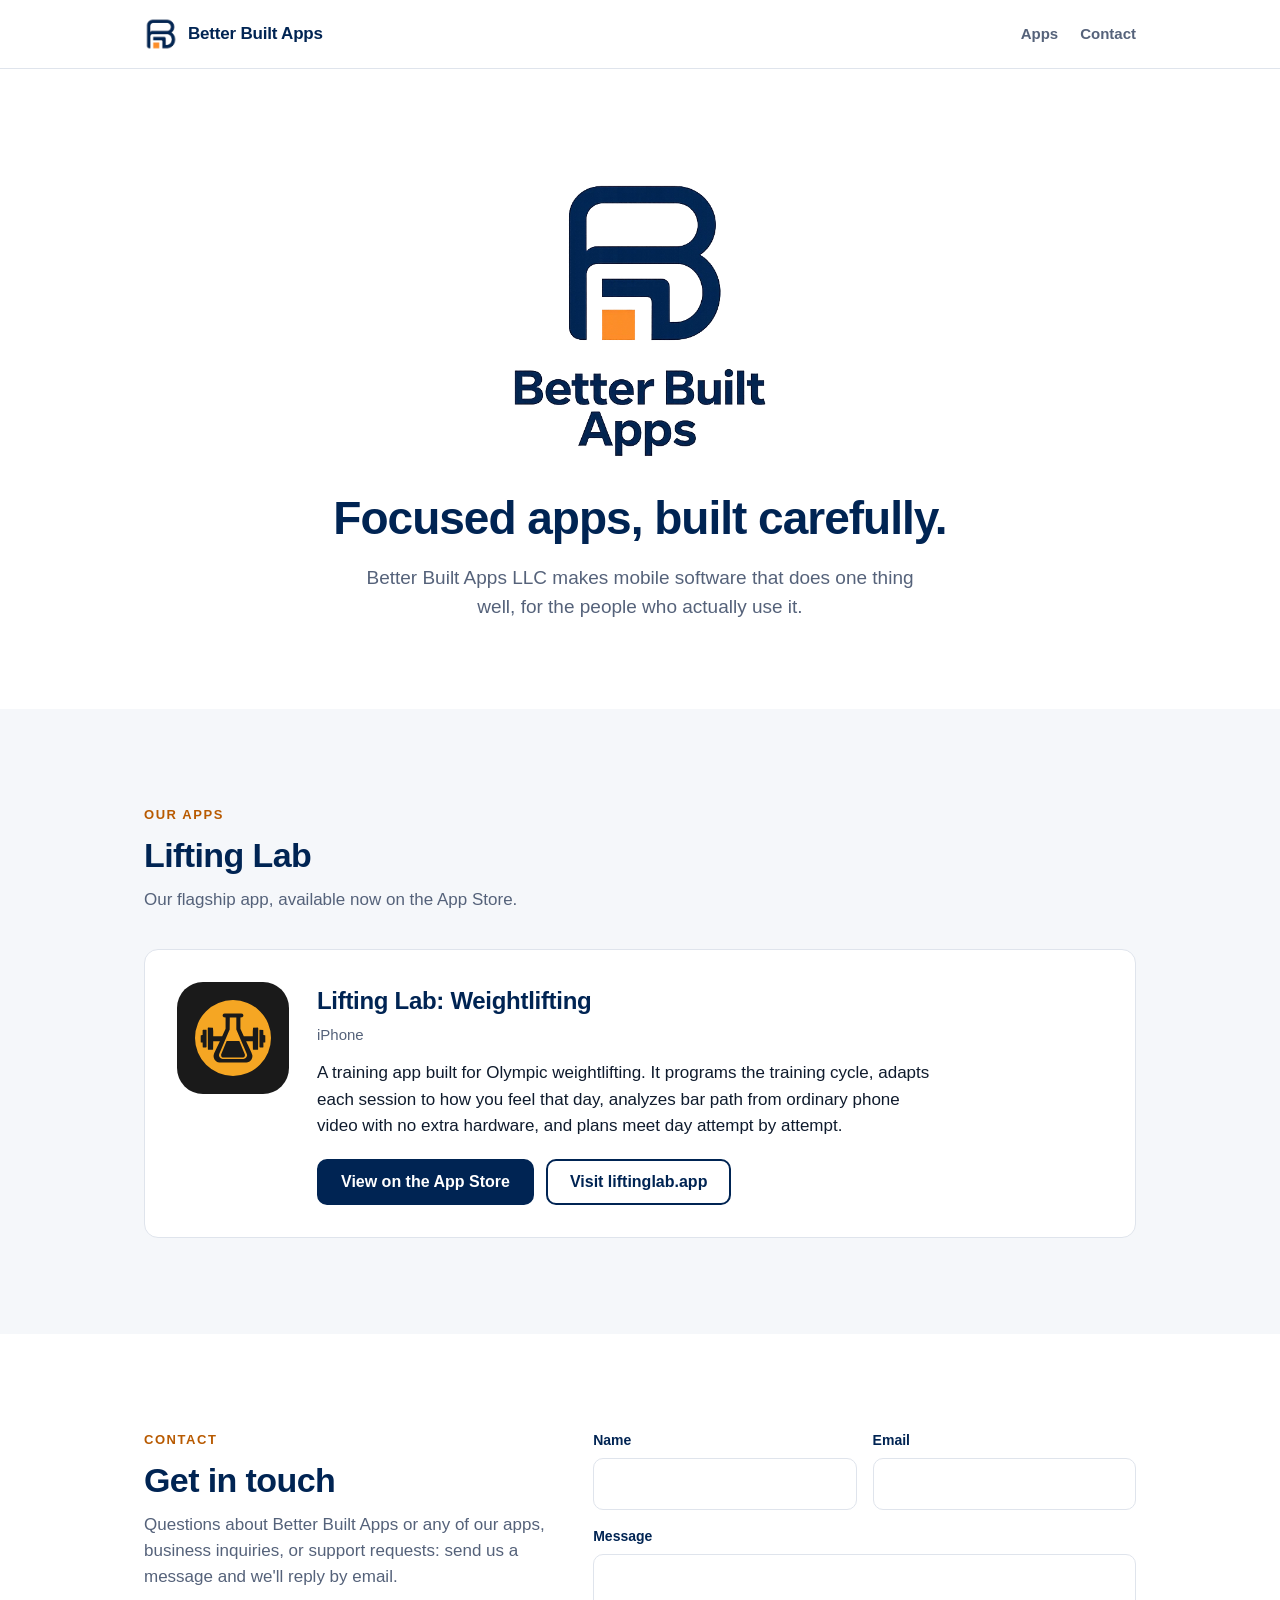
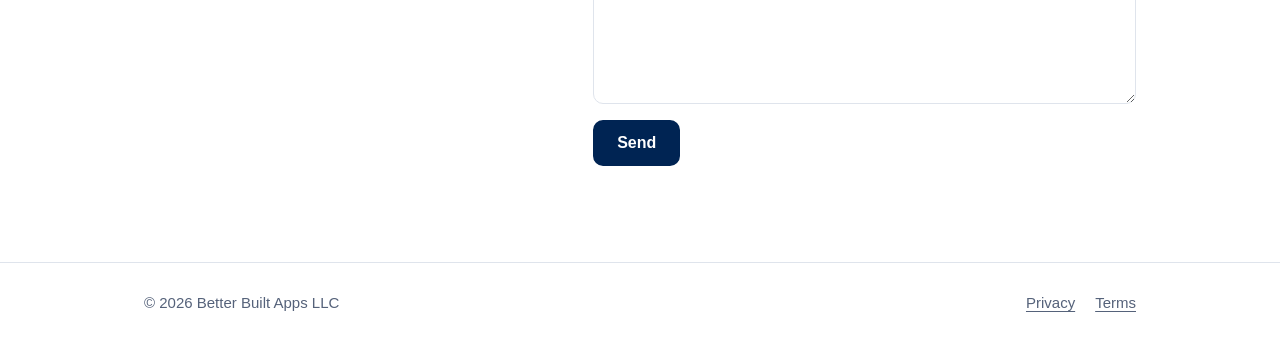
<file: index.html>
<!doctype html>
<html lang="en">
<head>
  <meta charset="utf-8">
  <meta name="viewport" content="width=device-width, initial-scale=1">
  <title>Better Built Apps LLC</title>
  <meta name="description" content="Better Built Apps LLC builds focused, carefully made mobile apps, including Lifting Lab for Olympic weightlifting.">
  <link rel="canonical" href="https://betterbuiltapps.com/">
  <meta property="og:type" content="website">
  <meta property="og:title" content="Better Built Apps LLC">
  <meta property="og:description" content="Focused, carefully made mobile apps.">
  <meta property="og:url" content="https://betterbuiltapps.com/">
  <meta property="og:image" content="https://betterbuiltapps.com/assets/og.png">
  <link rel="icon" type="image/png" sizes="32x32" href="/assets/favicon-32.png">
  <link rel="apple-touch-icon" href="/assets/apple-touch-icon.png">
  <link rel="stylesheet" href="/styles.css">
  <script type="application/ld+json">
  {
    "@context": "https://schema.org",
    "@type": "Organization",
    "name": "Better Built Apps LLC",
    "url": "https://betterbuiltapps.com/",
    "logo": "https://betterbuiltapps.com/assets/icon-512.png"
  }
  </script>
</head>
<body>
  <a class="skip" href="#main">Skip to content</a>

  <header class="site-header">
    <div class="wrap">
      <a class="brand" href="/"><img src="/assets/mark.png" alt="" width="34" height="34"><span>Better Built Apps</span></a>
      <nav class="nav" aria-label="Main">
        <a href="#apps">Apps</a>
        <a href="#contact">Contact</a>
      </nav>
    </div>
  </header>

  <main id="main">
    <section class="hero">
      <div class="wrap">
        <img class="hero-logo" src="/assets/logo.png" alt="Better Built Apps" width="442" height="476">
        <h1>Focused apps, built carefully.</h1>
        <p>Better Built Apps LLC makes mobile software that does one thing well, for the people who actually use it.</p>
      </div>
    </section>

    <section id="apps" class="section section--alt">
      <div class="wrap">
        <p class="eyebrow">Our apps</p>
        <h2>Lifting Lab</h2>
        <p class="section-intro">Our flagship app, available now on the App Store.</p>

        <article class="product">
          <img class="product-icon" src="/assets/lifting-lab-mark.svg" alt="Lifting Lab icon" width="112" height="112">
          <div>
            <h3>Lifting Lab: Weightlifting</h3>
            <p class="platforms">iPhone</p>
            <p class="desc">A training app built for Olympic weightlifting. It programs the training cycle, adapts each session to how you feel that day, analyzes bar path from ordinary phone video with no extra hardware, and plans meet day attempt by attempt.</p>
            <div class="product-links">
              <a class="btn" href="https://apps.apple.com/us/app/lifting-lab-weightlifting/id6804514003">View on the App Store</a>
              <a class="btn btn--ghost" href="https://liftinglab.app/">Visit liftinglab.app</a>
            </div>
          </div>
        </article>
      </div>
    </section>

    <section id="contact" class="section">
      <div class="wrap contact">
        <div>
          <p class="eyebrow">Contact</p>
          <h2>Get in touch</h2>
          <p class="section-intro">Questions about Better Built Apps or any of our apps, business inquiries, or support requests: send us a message and we'll reply by email.</p>
        </div>

        <!-- Posts to Web3Forms, which relays the submission as email to the
             company inbox, so a static Pages site can take messages with no
             backend. contact.js handles the submit. -->
        <form class="contact-form" id="contact-form" action="https://api.web3forms.com/submit" method="POST">
          <!-- Public by design: a Web3Forms access key is a client-side
               identifier that routes to one inbox, not a secret. Rotate it in
               the Web3Forms dashboard if it ever attracts spam. -->
          <input type="hidden" name="access_key" value="a1771927-5456-4b88-ae43-69e702ebb665">
          <input type="hidden" name="subject" value="Better Built Apps site: new message">
          <input type="hidden" name="from_name" value="betterbuiltapps.com">
          <!-- Web3Forms' honeypot. Hidden from people, tab order and autofill;
               a bot that ticks it gets its submission dropped. -->
          <input type="checkbox" name="botcheck" class="honeypot" tabindex="-1" autocomplete="off" aria-hidden="true">

          <div class="field">
            <label for="contact-name">Name</label>
            <input id="contact-name" name="name" type="text" autocomplete="name" required>
          </div>
          <div class="field">
            <label for="contact-email">Email</label>
            <input id="contact-email" name="email" type="email" autocomplete="email" required>
          </div>
          <div class="field field--wide">
            <label for="contact-message">Message</label>
            <textarea id="contact-message" name="message" required></textarea>
          </div>
          <div class="form-actions">
            <button class="btn" type="submit">Send</button>
            <!-- Rendered empty up front: a live region that appears together
                 with its text is announced inconsistently. -->
            <p class="form-status" role="status" aria-live="polite" data-state="idle"></p>
          </div>
        </form>
      </div>
    </section>
  </main>

  <footer class="site-footer">
    <div class="wrap">
      <span>&copy; <span id="year">2026</span> Better Built Apps LLC</span>
      <nav aria-label="Legal">
        <a href="/privacy/">Privacy</a>
        <a href="/terms/">Terms</a>
      </nav>
    </div>
  </footer>

  <script src="/contact.js" defer></script>
</body>
</html>
</file>
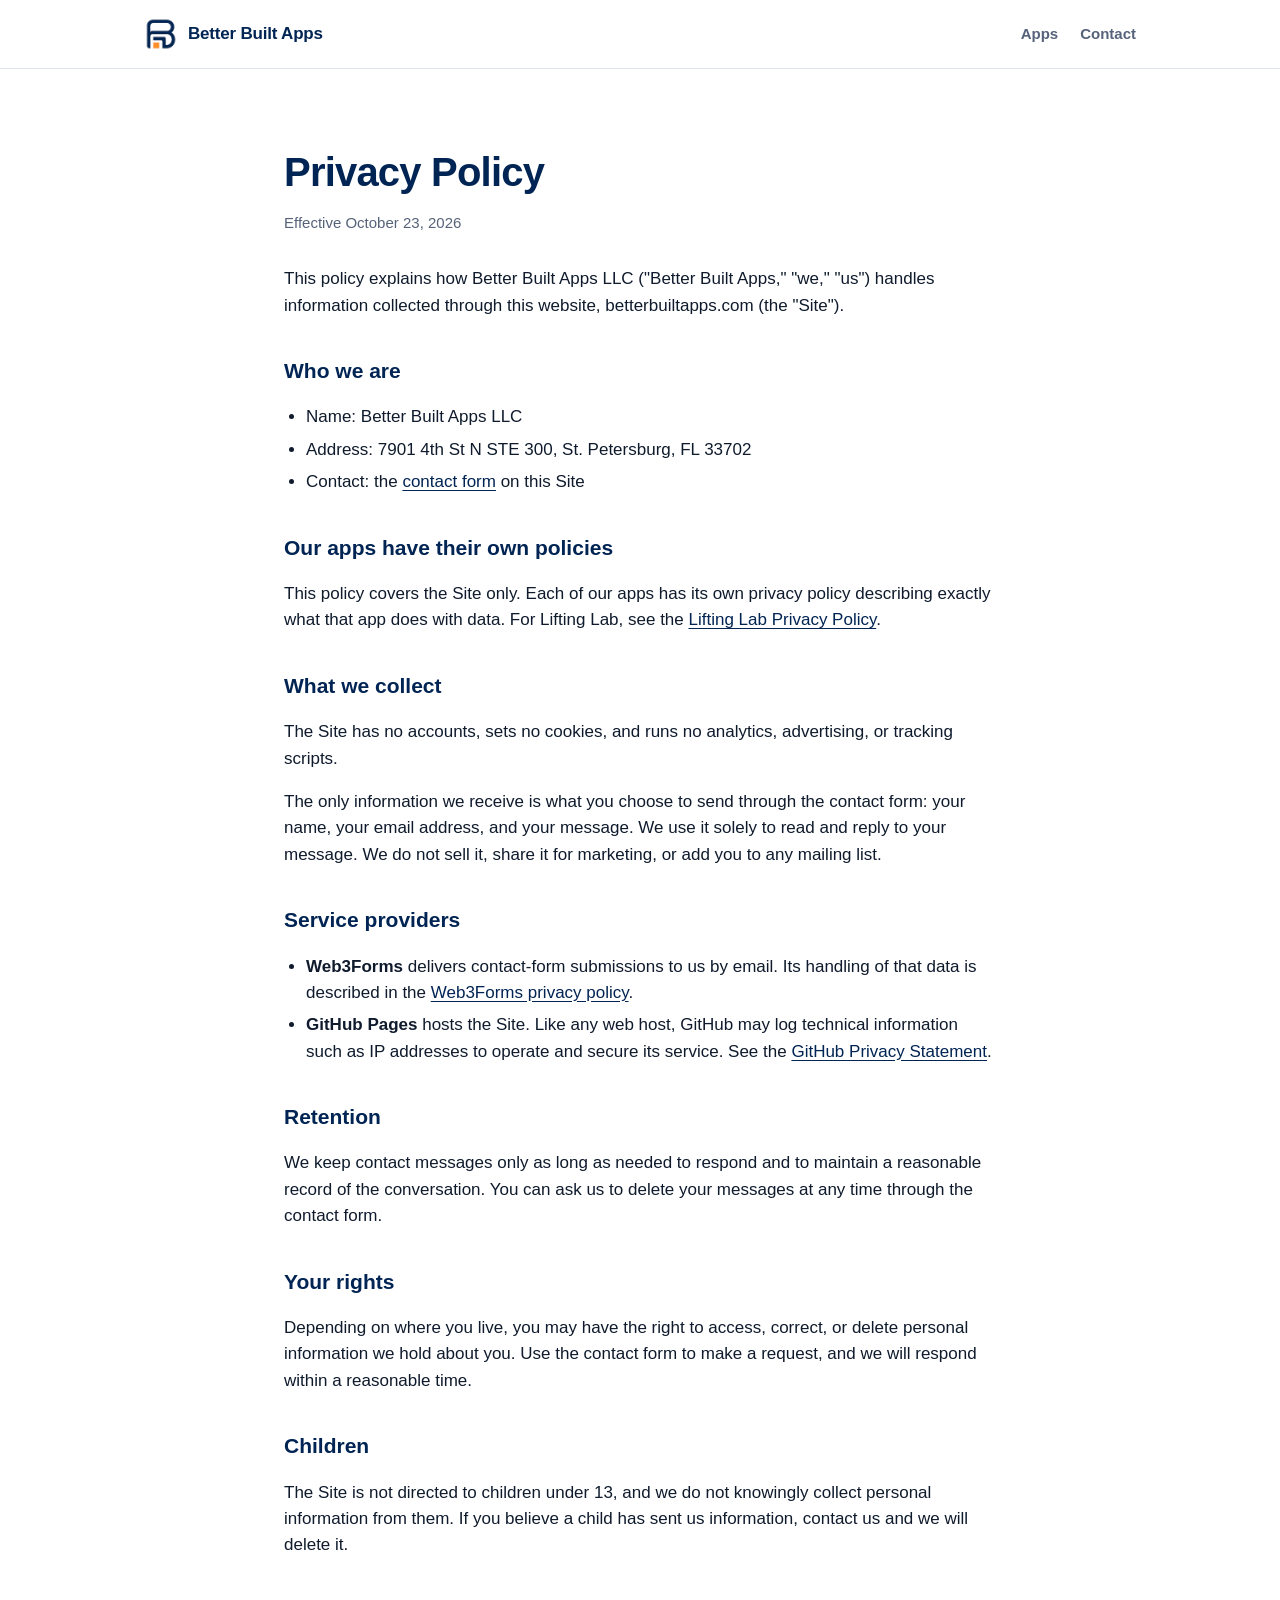
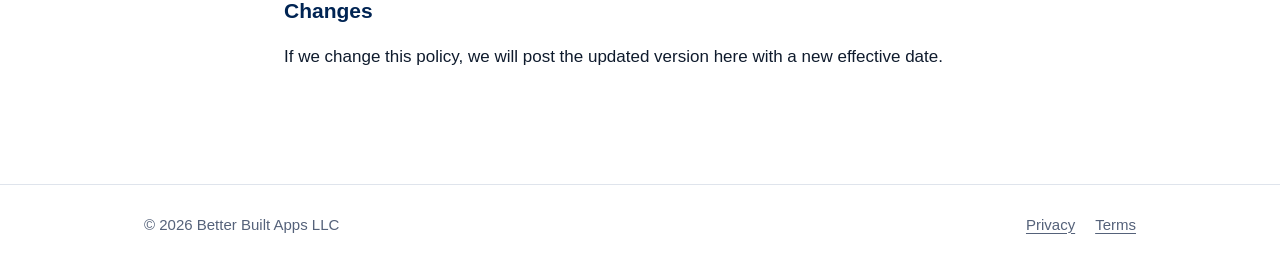
<file: privacy/index.html>
<!doctype html>
<html lang="en">
<head>
  <meta charset="utf-8">
  <meta name="viewport" content="width=device-width, initial-scale=1">
  <title>Privacy Policy · Better Built Apps LLC</title>
  <meta name="description" content="How Better Built Apps LLC handles information on betterbuiltapps.com.">
  <link rel="canonical" href="https://betterbuiltapps.com/privacy/">
  <link rel="icon" type="image/png" sizes="32x32" href="/assets/favicon-32.png">
  <link rel="apple-touch-icon" href="/assets/apple-touch-icon.png">
  <link rel="stylesheet" href="/styles.css">
</head>
<body>
  <a class="skip" href="#main">Skip to content</a>
  <header class="site-header">
    <div class="wrap">
      <a class="brand" href="/"><img src="/assets/mark.png" alt="" width="34" height="34"><span>Better Built Apps</span></a>
      <nav class="nav" aria-label="Main">
        <a href="/#apps">Apps</a>
        <a href="/#contact">Contact</a>
      </nav>
    </div>
  </header>

  <main id="main" class="legal">
    <div class="wrap">
      <h1>Privacy Policy</h1>
      <p class="updated">Effective October 23, 2026</p>

      <p>This policy explains how Better Built Apps LLC ("Better Built Apps," "we," "us") handles information collected through this website, betterbuiltapps.com (the "Site").</p>

      <h2>Who we are</h2>
      <ul>
        <li>Name: Better Built Apps LLC</li>
        <li>Address: 7901 4th St N STE 300, St. Petersburg, FL 33702</li>
        <li>Contact: the <a href="/#contact">contact form</a> on this Site</li>
      </ul>

      <h2>Our apps have their own policies</h2>
      <p>This policy covers the Site only. Each of our apps has its own privacy policy describing exactly what that app does with data. For Lifting Lab, see the <a href="https://liftinglab.app/privacy/">Lifting Lab Privacy Policy</a>.</p>

      <h2>What we collect</h2>
      <p>The Site has no accounts, sets no cookies, and runs no analytics, advertising, or tracking scripts.</p>
      <p>The only information we receive is what you choose to send through the contact form: your name, your email address, and your message. We use it solely to read and reply to your message. We do not sell it, share it for marketing, or add you to any mailing list.</p>

      <h2>Service providers</h2>
      <ul>
        <li><strong>Web3Forms</strong> delivers contact-form submissions to us by email. Its handling of that data is described in the <a href="https://web3forms.com/privacy">Web3Forms privacy policy</a>.</li>
        <li><strong>GitHub Pages</strong> hosts the Site. Like any web host, GitHub may log technical information such as IP addresses to operate and secure its service. See the <a href="https://docs.github.com/en/site-policy/privacy-policies/github-general-privacy-statement">GitHub Privacy Statement</a>.</li>
      </ul>

      <h2>Retention</h2>
      <p>We keep contact messages only as long as needed to respond and to maintain a reasonable record of the conversation. You can ask us to delete your messages at any time through the contact form.</p>

      <h2>Your rights</h2>
      <p>Depending on where you live, you may have the right to access, correct, or delete personal information we hold about you. Use the contact form to make a request, and we will respond within a reasonable time.</p>

      <h2>Children</h2>
      <p>The Site is not directed to children under 13, and we do not knowingly collect personal information from them. If you believe a child has sent us information, contact us and we will delete it.</p>

      <h2>Changes</h2>
      <p>If we change this policy, we will post the updated version here with a new effective date.</p>
    </div>
  </main>

  <footer class="site-footer">
    <div class="wrap">
      <span>&copy; <span id="year">2026</span> Better Built Apps LLC</span>
      <nav aria-label="Legal">
        <a href="/privacy/" aria-current="page">Privacy</a>
        <a href="/terms/">Terms</a>
      </nav>
    </div>
  </footer>
  <script src="/contact.js" defer></script>
</body>
</html>
</file>
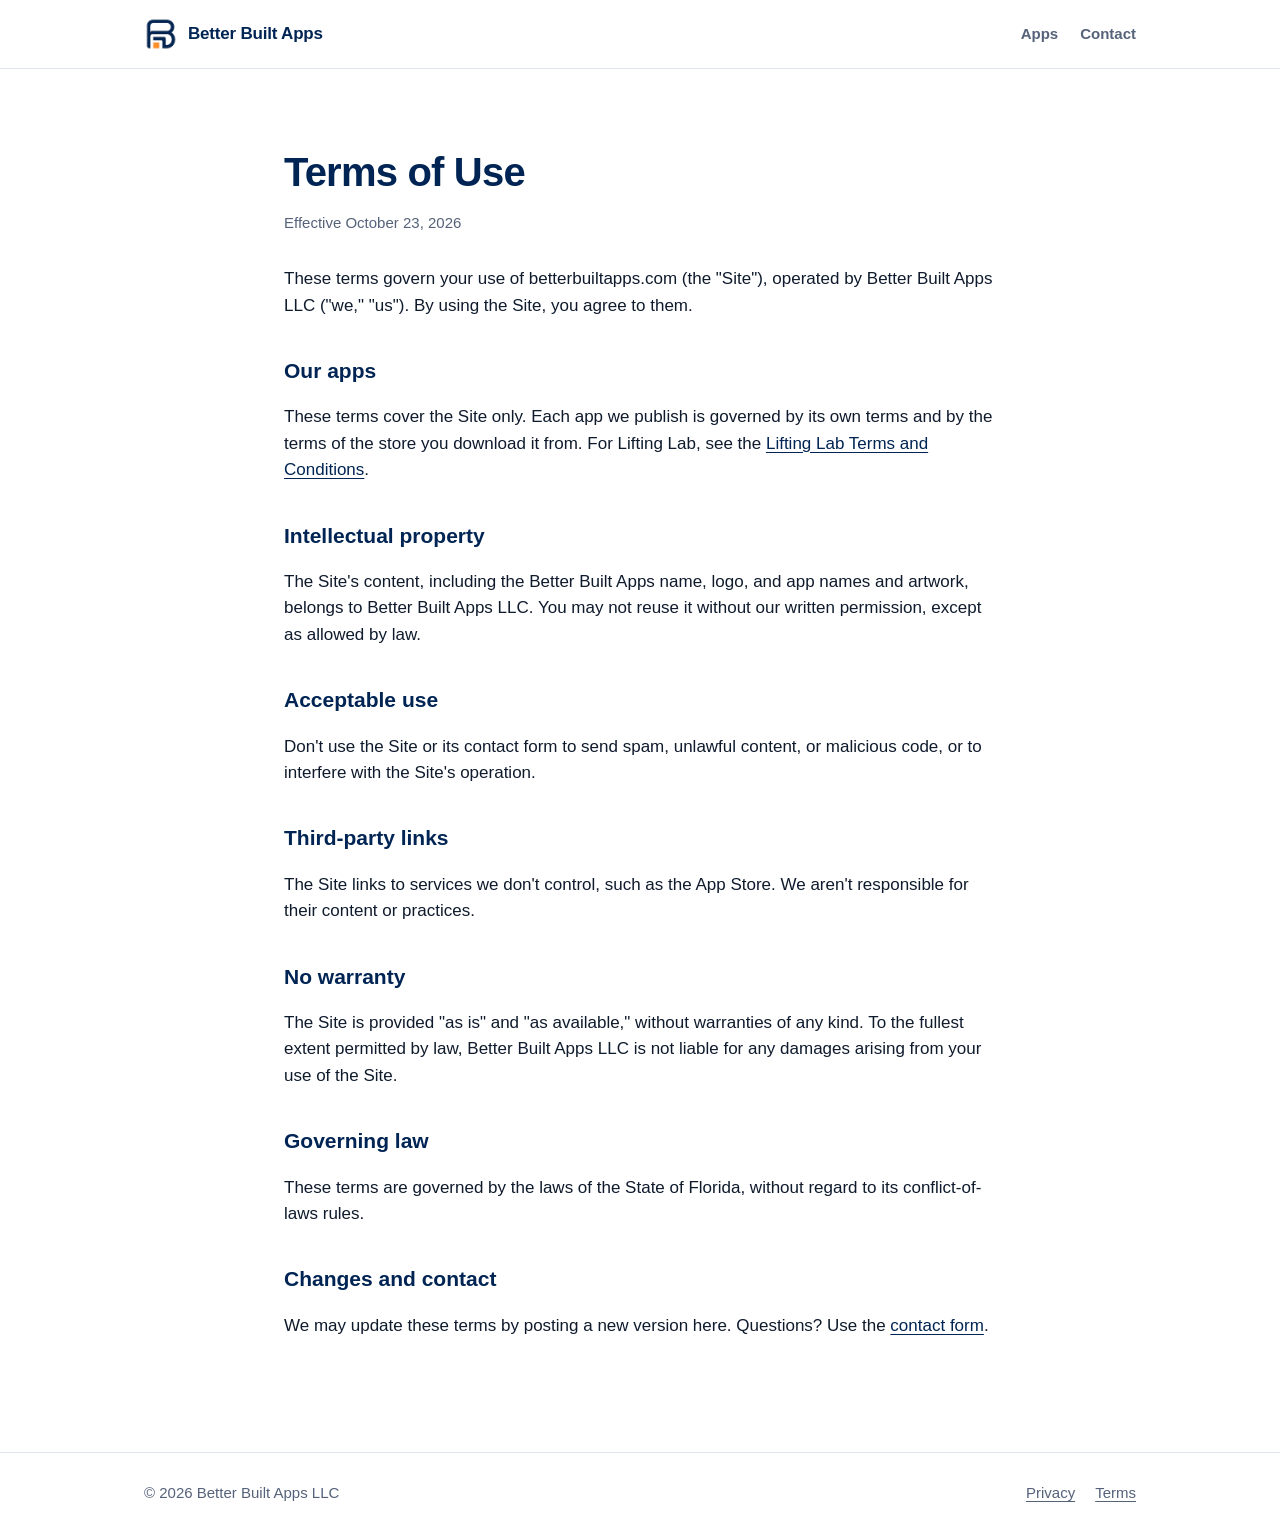
<file: terms/index.html>
<!doctype html>
<html lang="en">
<head>
  <meta charset="utf-8">
  <meta name="viewport" content="width=device-width, initial-scale=1">
  <title>Terms of Use · Better Built Apps LLC</title>
  <meta name="description" content="Terms of use for betterbuiltapps.com.">
  <link rel="canonical" href="https://betterbuiltapps.com/terms/">
  <link rel="icon" type="image/png" sizes="32x32" href="/assets/favicon-32.png">
  <link rel="apple-touch-icon" href="/assets/apple-touch-icon.png">
  <link rel="stylesheet" href="/styles.css">
</head>
<body>
  <a class="skip" href="#main">Skip to content</a>
  <header class="site-header">
    <div class="wrap">
      <a class="brand" href="/"><img src="/assets/mark.png" alt="" width="34" height="34"><span>Better Built Apps</span></a>
      <nav class="nav" aria-label="Main">
        <a href="/#apps">Apps</a>
        <a href="/#contact">Contact</a>
      </nav>
    </div>
  </header>

  <main id="main" class="legal">
    <div class="wrap">
      <h1>Terms of Use</h1>
      <p class="updated">Effective October 23, 2026</p>

      <p>These terms govern your use of betterbuiltapps.com (the "Site"), operated by Better Built Apps LLC ("we," "us"). By using the Site, you agree to them.</p>

      <h2>Our apps</h2>
      <p>These terms cover the Site only. Each app we publish is governed by its own terms and by the terms of the store you download it from. For Lifting Lab, see the <a href="https://liftinglab.app/terms/">Lifting Lab Terms and Conditions</a>.</p>

      <h2>Intellectual property</h2>
      <p>The Site's content, including the Better Built Apps name, logo, and app names and artwork, belongs to Better Built Apps LLC. You may not reuse it without our written permission, except as allowed by law.</p>

      <h2>Acceptable use</h2>
      <p>Don't use the Site or its contact form to send spam, unlawful content, or malicious code, or to interfere with the Site's operation.</p>

      <h2>Third-party links</h2>
      <p>The Site links to services we don't control, such as the App Store. We aren't responsible for their content or practices.</p>

      <h2>No warranty</h2>
      <p>The Site is provided "as is" and "as available," without warranties of any kind. To the fullest extent permitted by law, Better Built Apps LLC is not liable for any damages arising from your use of the Site.</p>

      <h2>Governing law</h2>
      <p>These terms are governed by the laws of the State of Florida, without regard to its conflict-of-laws rules.</p>

      <h2>Changes and contact</h2>
      <p>We may update these terms by posting a new version here. Questions? Use the <a href="/#contact">contact form</a>.</p>
    </div>
  </main>

  <footer class="site-footer">
    <div class="wrap">
      <span>&copy; <span id="year">2026</span> Better Built Apps LLC</span>
      <nav aria-label="Legal">
        <a href="/privacy/">Privacy</a>
        <a href="/terms/" aria-current="page">Terms</a>
      </nav>
    </div>
  </footer>
  <script src="/contact.js" defer></script>
</body>
</html>
</file>
<file: styles.css>
/* Better Built Apps LLC. Colours are sampled from the logo artwork
   (assets/logo.png), so change them there first if the brand ever moves.

   Light only, on purpose: the logo is navy on transparent and disappears on a
   dark background. color-scheme keeps form controls light to match. */

:root {
  color-scheme: light;
  --navy: #002453;
  --navy-80: #2a4670;
  --orange: #fc8d28;
  --orange-ink: #b85a00; /* orange dark enough for text on white (4.6:1) */
  --bg: #ffffff;
  --surface: #f5f7fa;
  --line: #dfe4ec;
  --text: #0f1b2d;
  --muted: #55627a;
  --radius: 14px;
  --wrap: 1040px;
  --font: -apple-system, BlinkMacSystemFont, "Segoe UI", Roboto, "Helvetica Neue", Arial, sans-serif;
}

*, *::before, *::after { box-sizing: border-box; }

html { -webkit-text-size-adjust: 100%; }

body {
  margin: 0;
  background: var(--bg);
  color: var(--text);
  font: 17px/1.55 var(--font);
}

img { max-width: 100%; height: auto; display: block; }

a { color: var(--navy); text-underline-offset: 3px; }
a:hover { color: var(--orange-ink); }

:focus-visible { outline: 3px solid var(--orange); outline-offset: 2px; }

.wrap { max-width: var(--wrap); margin: 0 auto; padding: 0 24px; }

.skip {
  position: absolute; left: -9999px; top: 0;
  background: var(--navy); color: #fff; padding: 8px 14px; z-index: 10;
}
.skip:focus { left: 8px; top: 8px; }

/* Header */
.site-header { border-bottom: 1px solid var(--line); }
.site-header .wrap {
  display: flex; align-items: center; justify-content: space-between;
  gap: 16px; min-height: 68px;
}
.brand {
  display: inline-flex; align-items: center; gap: 10px;
  color: var(--navy); font-weight: 800; letter-spacing: -0.2px; text-decoration: none;
}
.brand img { width: 34px; height: 34px; }
.nav { display: flex; gap: 22px; }
.nav a { color: var(--muted); text-decoration: none; font-size: 15px; font-weight: 600; }
.nav a:hover { color: var(--navy); }

/* Hero */
.hero { padding: clamp(56px, 9vw, 112px) 0 clamp(48px, 7vw, 88px); text-align: center; }
.hero-logo { width: clamp(180px, 26vw, 260px); margin: 0 auto 32px; }
.hero h1 {
  margin: 0 auto; max-width: 680px;
  color: var(--navy);
  font-size: clamp(30px, 4.4vw, 46px); line-height: 1.12; letter-spacing: -1px;
}
.hero p { margin: 18px auto 0; max-width: 560px; color: var(--muted); font-size: 19px; }

/* Sections */
.section { padding: clamp(56px, 8vw, 96px) 0; }
.section--alt { background: var(--surface); }
.eyebrow {
  margin: 0 0 10px; color: var(--orange-ink);
  font-size: 13px; font-weight: 800; letter-spacing: 0.12em; text-transform: uppercase;
}
.section h2 {
  margin: 0; color: var(--navy);
  font-size: clamp(26px, 3.2vw, 34px); line-height: 1.15; letter-spacing: -0.6px;
}
.section-intro { margin: 12px 0 0; max-width: 560px; color: var(--muted); }

/* Product card */
.product {
  margin-top: 36px;
  display: grid; grid-template-columns: 112px 1fr; gap: 28px; align-items: start;
  padding: 32px; background: var(--bg);
  border: 1px solid var(--line); border-radius: var(--radius);
}
.product-icon {
  width: 112px; height: 112px; border-radius: 26px;
  background: #1a1a1a; padding: 18px;
}
.product h3 { margin: 0; color: var(--navy); font-size: 24px; letter-spacing: -0.3px; }
.product .platforms { margin: 4px 0 0; color: var(--muted); font-size: 15px; }
.product p.desc { margin: 14px 0 0; max-width: 620px; }
.product-links { margin-top: 20px; display: flex; flex-wrap: wrap; gap: 12px; }

.btn {
  display: inline-flex; align-items: center; justify-content: center;
  min-height: 46px; padding: 0 22px; border-radius: 10px;
  border: 2px solid var(--navy);
  font: 700 16px/1 var(--font); text-decoration: none; cursor: pointer;
  background: var(--navy); color: #fff;
}
.btn:hover { background: var(--navy-80); border-color: var(--navy-80); color: #fff; }
.btn--ghost { background: transparent; color: var(--navy); }
.btn--ghost:hover { background: var(--navy); color: #fff; }
.btn[disabled] { opacity: 0.6; cursor: progress; }

/* Contact */
.contact { display: grid; grid-template-columns: minmax(0, 0.85fr) minmax(0, 1.15fr); gap: 48px; align-items: start; }
.contact-form { display: grid; grid-template-columns: 1fr 1fr; gap: 16px; }
.field { display: grid; gap: 6px; }
.field--wide { grid-column: 1 / -1; }
.field label { font-size: 14px; font-weight: 700; color: var(--navy); }
.field input, .field textarea {
  width: 100%; padding: 12px 14px;
  border: 1px solid var(--line); border-radius: 10px; background: #fff;
  font: inherit; color: var(--text);
}
.field input:focus, .field textarea:focus { outline: none; border-color: var(--navy); box-shadow: 0 0 0 3px rgba(0, 36, 83, 0.15); }
.field textarea { min-height: 150px; resize: vertical; }
.honeypot { display: none !important; }
.form-actions { grid-column: 1 / -1; display: flex; flex-wrap: wrap; align-items: center; gap: 16px; }
.form-status { margin: 0; font-size: 15px; }
.form-status[data-state="sent"] { color: #1d7a3a; }
.form-status[data-state="error"] { color: #b42318; }

/* Legal pages */
.legal { padding: clamp(40px, 6vw, 72px) 0 clamp(56px, 8vw, 96px); }
.legal .wrap { max-width: 760px; }
.legal h1 { margin: 0; color: var(--navy); font-size: clamp(30px, 4vw, 40px); letter-spacing: -0.8px; }
.legal .updated { margin: 8px 0 32px; color: var(--muted); font-size: 15px; }
.legal h2 { margin: 36px 0 8px; color: var(--navy); font-size: 21px; }
.legal ul { padding-left: 22px; }
.legal li + li { margin-top: 6px; }

/* Footer */
.site-footer { border-top: 1px solid var(--line); padding: 28px 0; color: var(--muted); font-size: 15px; }
.site-footer .wrap { display: flex; flex-wrap: wrap; justify-content: space-between; gap: 12px; }
.site-footer nav { display: flex; gap: 20px; }
.site-footer a { color: var(--muted); }

@media (max-width: 760px) {
  .wrap { padding: 0 16px; }
  .nav { gap: 16px; }
  .brand span { display: none; }
  .product { grid-template-columns: 1fr; padding: 24px; gap: 20px; }
  .product-icon { width: 88px; height: 88px; border-radius: 20px; padding: 14px; }
  .contact { grid-template-columns: 1fr; gap: 28px; }
  .contact-form { grid-template-columns: 1fr; }
}
</file>
